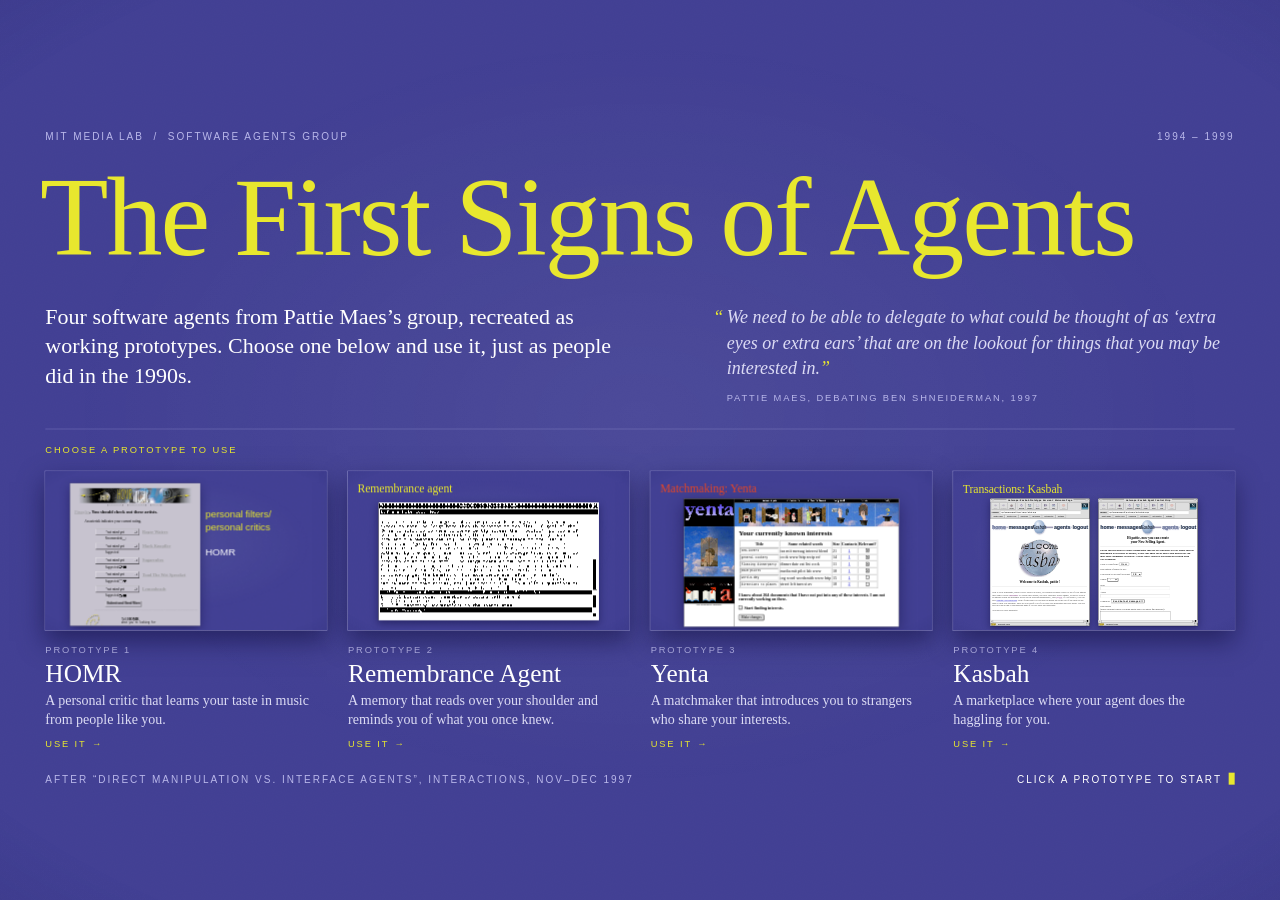
<file: index.html>
<!doctype html>
<html lang="en">
<head>
<meta charset="utf-8">
<title>The First Signs of Agents</title>
<meta name="viewport" content="width=device-width, initial-scale=1">
<link rel="stylesheet" href="css/shell.css">
<style>
  .kicker { left: 68px; top: 60px; }
  .years { right: 68px; top: 60px; }
  .kicker, .years, .foot { font: 500 15px/20px var(--sans); letter-spacing: 0.2em; text-transform: uppercase; color: var(--lilac); white-space: nowrap; }

  h1.deck-title {
    left: 60px; top: 112px; margin: 0;
    font: 400 168px/0.94 var(--serif); letter-spacing: -0.018em; color: var(--yellow); white-space: nowrap;
  }
  .lede { left: 68px; top: 318px; width: 860px; font: 400 33px/44px var(--serif); color: #fff; margin: 0; }

  .quote { left: 1090px; top: 322px; width: 762px; margin: 0; }
  .quote p { margin: 0; font: italic 400 27px/38px var(--serif); color: #dcdbf4; }
  .quote p::before { content: "\201C"; position: absolute; left: -20px; color: var(--yellow); }
  .quote p::after { content: "\201D"; color: var(--yellow); }
  .quote cite { display: block; margin-top: 16px; font: 500 14px/20px var(--sans); letter-spacing: 0.2em; text-transform: uppercase; font-style: normal; color: var(--lilac); }

  .rule { left: 68px; right: 68px; top: 508px; height: 1px; background: rgba(185, 183, 234, 0.35); }
  .sorter-label { left: 68px; top: 530px; font: 500 14px/20px var(--sans); letter-spacing: 0.2em; text-transform: uppercase; color: var(--yellow); }

  .protos { left: 68px; top: 572px; width: 1784px; display: flex; gap: 32px; }
  a.proto { display: block; width: 422px; text-decoration: none; color: #fff; cursor: pointer; }
  a.proto .frame {
    display: block; position: relative; width: 422px; height: 238px; background: var(--indigo); overflow: hidden;
    outline: 1px solid rgba(185, 183, 234, 0.55); outline-offset: 0;
    box-shadow: 0 16px 36px rgba(10, 8, 50, 0.5);
    transition: transform 0.18s ease, outline-color 0.18s ease, box-shadow 0.18s ease;
  }
  a.proto iframe { position: absolute; inset: 0; width: 422px; height: 238px; border: 0; pointer-events: none; background: var(--indigo); }
  a.proto:hover .frame { transform: translateY(-8px); outline: 3px solid var(--yellow); box-shadow: 0 26px 46px rgba(10, 8, 50, 0.6); }
  a.proto .num { display: block; margin: 20px 0 4px; font: 500 14px/20px var(--sans); letter-spacing: 0.2em; text-transform: uppercase; color: var(--lilac); transition: color 0.18s; }
  a.proto:hover .num { color: var(--yellow); }
  a.proto .name { display: block; font: 400 38px/42px var(--serif); color: #fff; }
  a.proto .what { display: block; margin-top: 6px; font: 400 21px/28px var(--serif); color: #dcdbf4; }
  a.proto .use { display: inline-block; margin-top: 12px; font: 500 14px/20px var(--sans); letter-spacing: 0.2em; text-transform: uppercase; color: var(--yellow); }
  a.proto .use span { display: inline-block; margin-left: 8px; transition: transform 0.18s; }
  a.proto:hover .use span { transform: translateX(6px); }

  .foot { left: 68px; right: 68px; top: 1024px; display: flex; justify-content: space-between; }
  .foot .go { color: #fff; }
  .foot .go::after { content: ""; display: inline-block; width: 9px; height: 18px; margin-left: 10px; background: var(--yellow); vertical-align: -3px; animation: blink 1.1s steps(1) infinite; }
  @keyframes blink { 50% { opacity: 0; } }
</style>
</head>
<body>
<div id="stage">
  <div class="kicker">MIT Media Lab &nbsp;/&nbsp; Software Agents Group</div>
  <div class="years">1994 &ndash; 1999</div>

  <h1 class="deck-title">The First Signs of Agents</h1>
  <p class="lede">Four software agents from Pattie Maes&rsquo;s group, recreated as working prototypes. Choose one below and use it, just as people did in the 1990s.</p>

  <blockquote class="quote">
    <p>We need to be able to delegate to what could be thought of as &lsquo;extra eyes or extra ears&rsquo; that are on the lookout for things that you may be interested in.</p>
    <cite>Pattie Maes, debating Ben Shneiderman, 1997</cite>
  </blockquote>

  <div class="rule"></div>
  <div class="sorter-label">Choose a prototype to use</div>

  <div class="protos">
    <a class="proto" href="homr.html">
      <span class="frame"><iframe src="homr.html?thumb" tabindex="-1" scrolling="no" title="HOMR"></iframe></span>
      <span class="num">Prototype 1</span>
      <span class="name">HOMR</span>
      <span class="what">A personal critic that learns your taste in music from people like you.</span>
      <span class="use">Use it<span>&rarr;</span></span>
    </a>
    <a class="proto" href="remembrance.html">
      <span class="frame"><iframe src="remembrance.html?thumb" tabindex="-1" scrolling="no" title="Remembrance Agent"></iframe></span>
      <span class="num">Prototype 2</span>
      <span class="name">Remembrance Agent</span>
      <span class="what">A memory that reads over your shoulder and reminds you of what you once knew.</span>
      <span class="use">Use it<span>&rarr;</span></span>
    </a>
    <a class="proto" href="yenta.html">
      <span class="frame"><iframe src="yenta.html?thumb" tabindex="-1" scrolling="no" title="Yenta"></iframe></span>
      <span class="num">Prototype 3</span>
      <span class="name">Yenta</span>
      <span class="what">A matchmaker that introduces you to strangers who share your interests.</span>
      <span class="use">Use it<span>&rarr;</span></span>
    </a>
    <a class="proto" href="kasbah.html">
      <span class="frame"><iframe src="kasbah.html?thumb" tabindex="-1" scrolling="no" title="Kasbah"></iframe></span>
      <span class="num">Prototype 4</span>
      <span class="name">Kasbah</span>
      <span class="what">A marketplace where your agent does the haggling for you.</span>
      <span class="use">Use it<span>&rarr;</span></span>
    </a>
  </div>

  <div class="foot">
    <span>After &ldquo;Direct Manipulation vs. Interface Agents&rdquo;, <i style="font-style:normal">interactions</i>, Nov&ndash;Dec 1997</span>
    <span class="go">Click a prototype to start</span>
  </div>
</div>
<script src="js/shell.js"></script>
<script>
  // 1-4 on the keyboard open the prototypes too.
  window.addEventListener('keydown', function (e) {
    var a = document.querySelectorAll('a.proto')[+e.key - 1];
    if (a && !e.metaKey && !e.ctrlKey) location.href = a.getAttribute('href');
  });
</script>
</body>
</html>
</file>
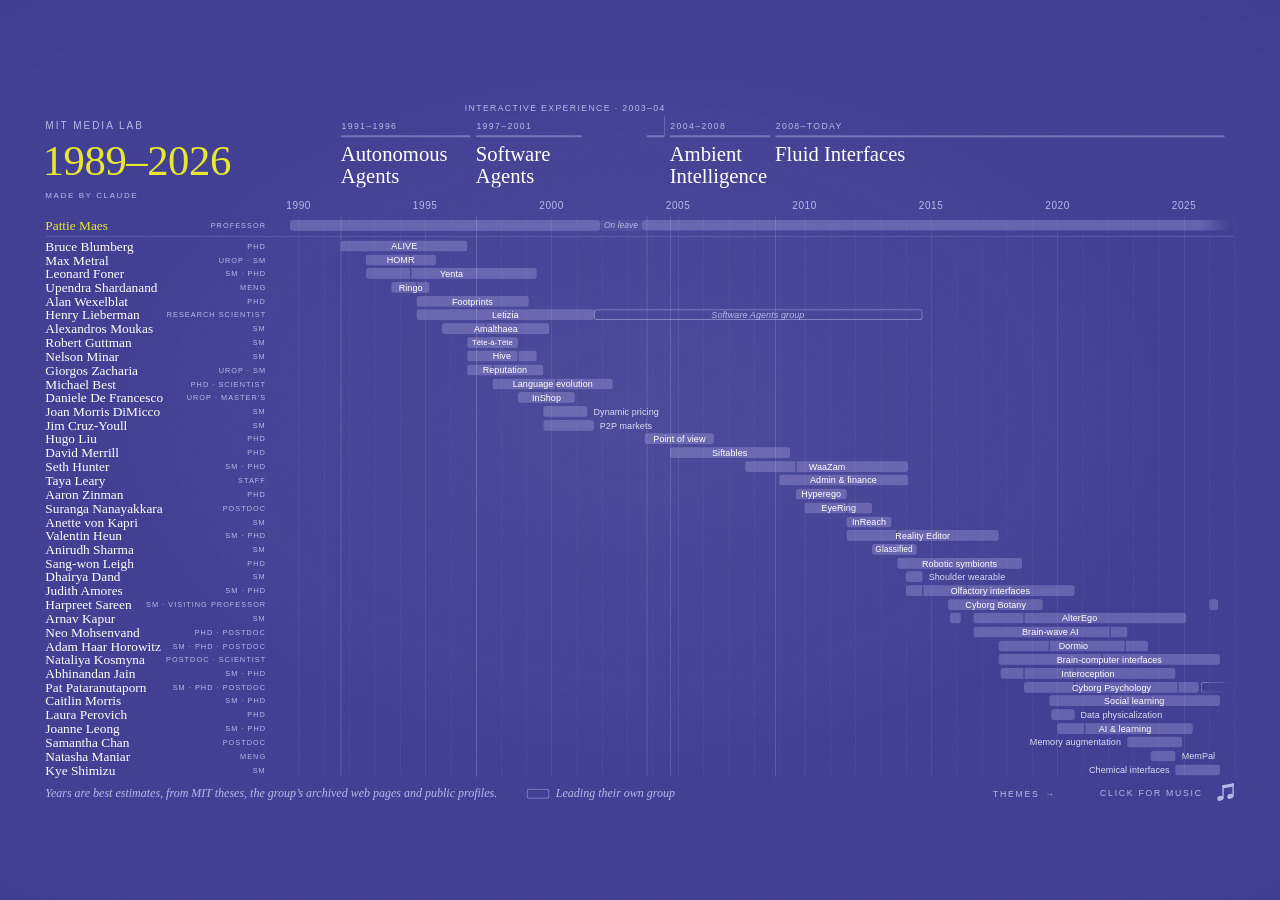
<file: group.html>
<!doctype html>
<html lang="en">
<head>
<meta charset="utf-8">
<title>Pattie Maes and Her Group</title>
<meta name="viewport" content="width=device-width, initial-scale=1">
<link rel="stylesheet" href="css/shell.css">
<link rel="stylesheet" href="css/group.css">
</head>
<body>
<div id="stage">
  <div class="gp-kicker">MIT Media Lab</div>
  <div class="gp-credit">Made by Claude</div>
  <h1 class="gp-range">1989&ndash;2026</h1>
  <div class="gp-foot">Years are best estimates, from MIT theses, the group&rsquo;s archived web pages and public profiles.<span class="gp-key"><i></i>Leading their own group</span></div>
</div>
<script src="js/group-data.js"></script>
<script src="js/group.js"></script>
</body>
</html>
</file>
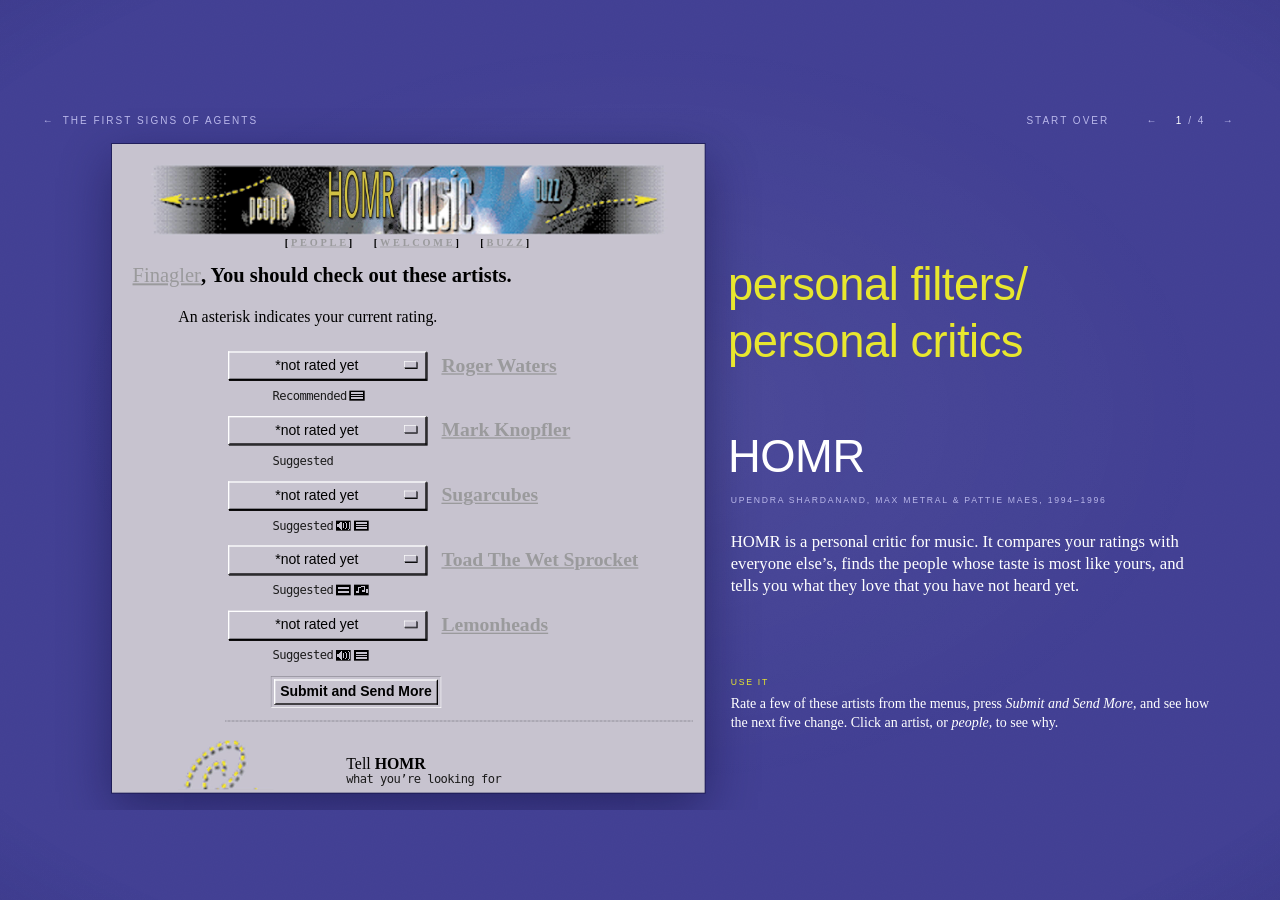
<file: homr.html>
<!doctype html>
<html lang="en">
<head>
<meta charset="utf-8">
<title>HOMR — The First Signs of Agents</title>
<meta name="viewport" content="width=device-width, initial-scale=1">
<link rel="stylesheet" href="css/shell.css">
<link rel="stylesheet" href="css/homr.css">
</head>
<body>
<div id="stage">
  <div id="ff" class="ff screen"></div>

  <div class="ff-side">
    <div class="t1">personal filters/<br>personal critics</div>
    <div class="t2">HOMR</div>
  </div>
  <div class="page-credit ff-credit">Upendra Shardanand, Max Metral &amp; Pattie Maes, 1994&ndash;1996</div>
  <p class="page-about ff-about">HOMR is a personal critic for music. It compares your ratings with everyone else&rsquo;s, finds the people whose taste is most like yours, and tells you what they love that you have not heard yet.</p>
  <div class="page-hint ff-hint"><span class="label">Use it</span>Rate a few of these artists from the menus, press <em>Submit and Send More</em>, and see how the next five change. Click an artist, or <em>people</em>, to see why.</div>
</div>
<script src="js/shell.js"></script>
<script src="js/homr.js"></script>
</body>
</html>
</file>
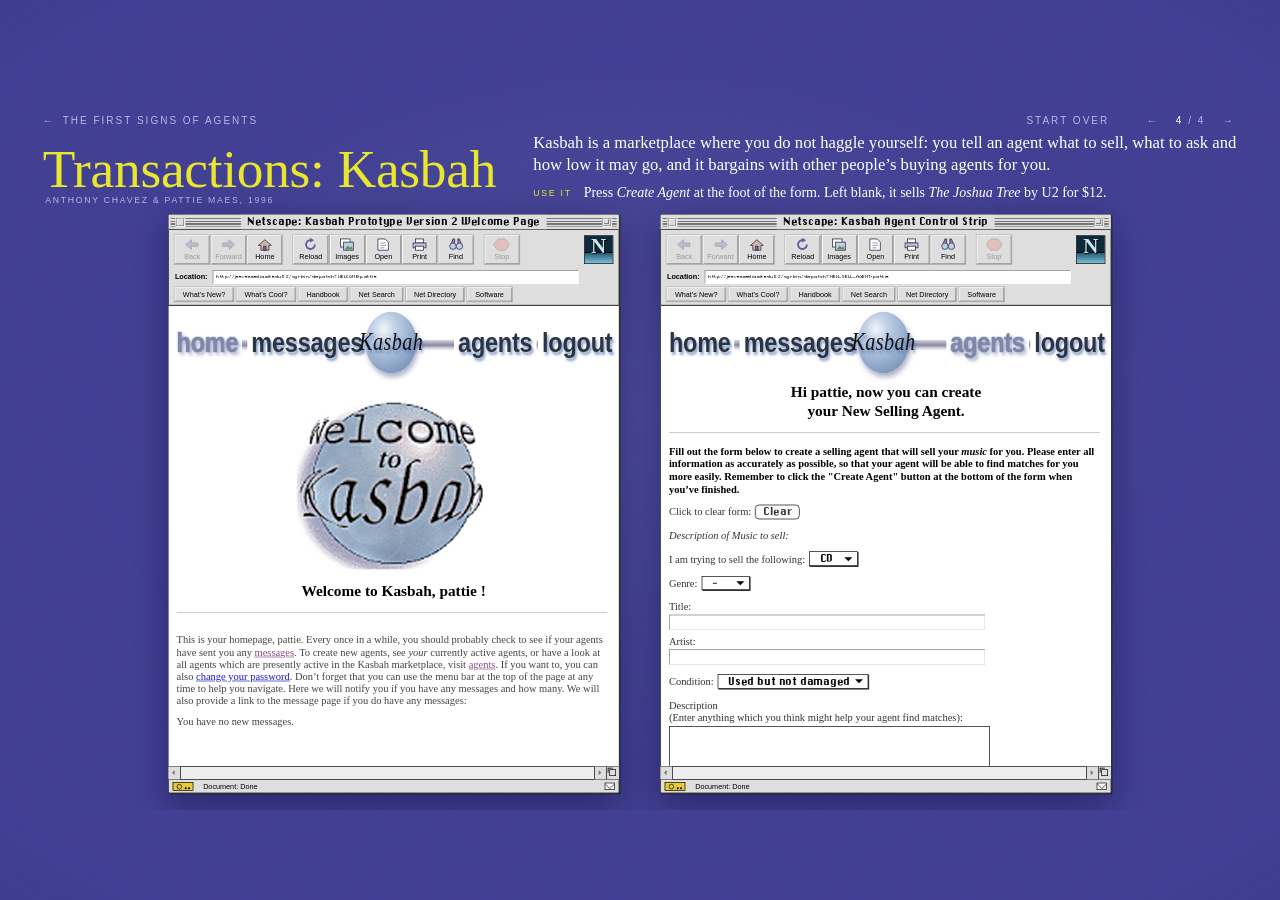
<file: kasbah.html>
<!doctype html>
<html lang="en">
<head>
<meta charset="utf-8">
<title>Kasbah — The First Signs of Agents</title>
<meta name="viewport" content="width=device-width, initial-scale=1">
<link rel="stylesheet" href="css/shell.css">
<link rel="stylesheet" href="css/kasbah.css">
</head>
<body>
<div id="stage">
  <h1 class="page-title kb-title">Transactions: Kasbah</h1>
  <div class="page-credit kb-credit">Anthony Chavez &amp; Pattie Maes, 1996</div>
  <p class="page-about kb-about">Kasbah is a marketplace where you do not haggle yourself: you tell an agent what to sell, what to ask and how low it may go, and it bargains with other people&rsquo;s buying agents for you.</p>

  <div id="ns-left" class="ns"></div>
  <div id="ns-right" class="ns"></div>

  <div class="page-hint kb-hint"><span class="label">Use it</span>Press <em>Create Agent</em> at the foot of the form. Left blank, it sells <em>The Joshua Tree</em> by U2 for $12.</div>
</div>
<script src="js/shell.js"></script>
<script src="js/kasbah.js"></script>
</body>
</html>
</file>
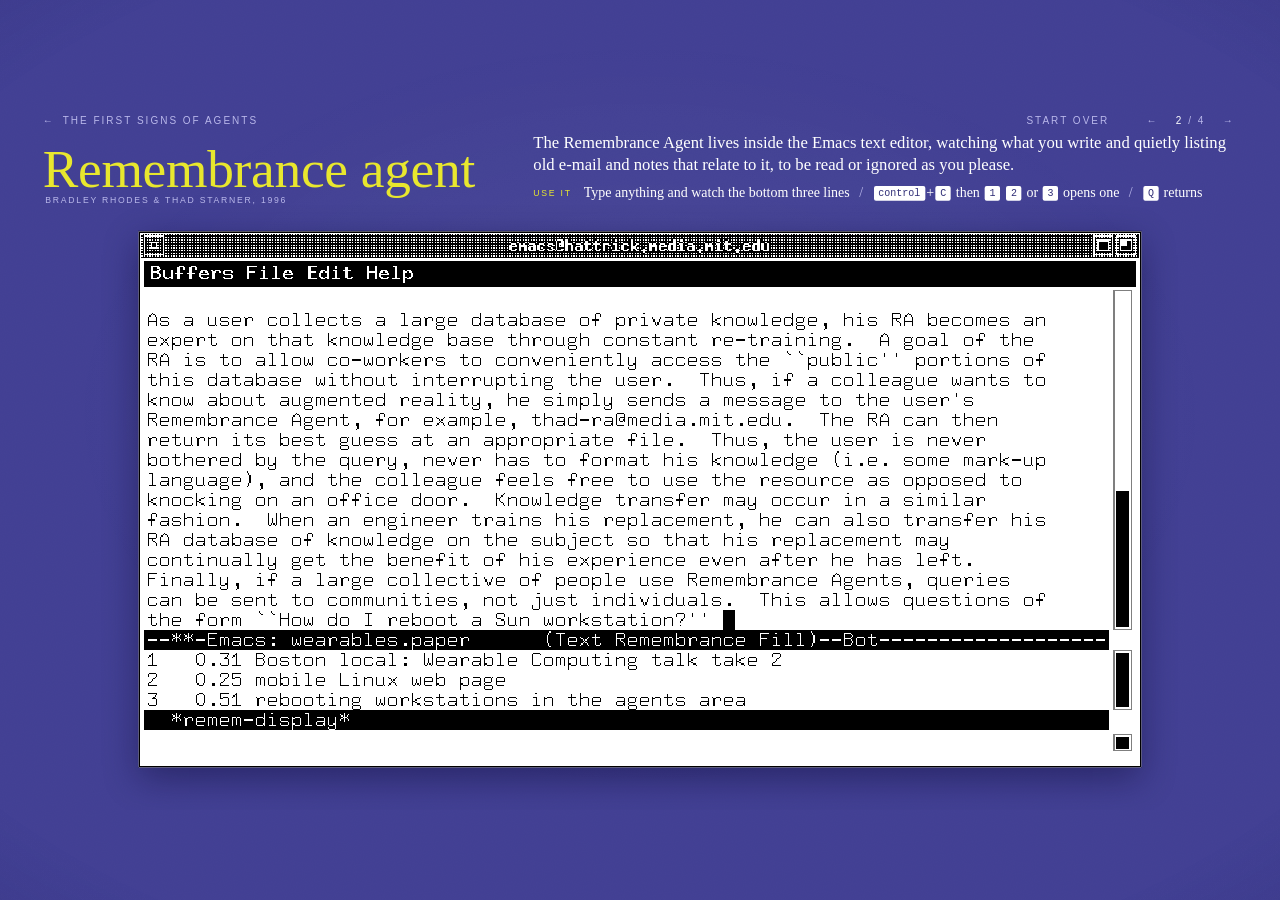
<file: remembrance.html>
<!doctype html>
<html lang="en">
<head>
<meta charset="utf-8">
<title>Remembrance Agent — The First Signs of Agents</title>
<meta name="viewport" content="width=device-width, initial-scale=1">
<link rel="stylesheet" href="css/shell.css">
<style>
  #emacs { left: 208px; top: 212px; width: 1504px; height: 804px; image-rendering: pixelated; background: #fff; }
  .page-title { left: 64px; top: 78px; }
  .page-about { left: 800px; top: 62px; width: 1056px; }
  .page-hint { left: 800px; top: 140px; }
  .page-credit { left: 68px; top: 156px; }
</style>
</head>
<body>
<div id="stage">
  <h1 class="page-title">Remembrance agent</h1>
  <p class="page-about">The Remembrance Agent lives inside the Emacs text editor, watching what you write and quietly listing old e-mail and notes that relate to it, to be read or ignored as you please.</p>
  <canvas id="emacs" class="screen"></canvas>
  <div class="page-hint"><span class="label">Use it</span>Type anything and watch the bottom three lines<span class="sep">/</span><kbd>control</kbd>+<kbd>C</kbd> then <kbd>1</kbd> <kbd>2</kbd> or <kbd>3</kbd> opens one<span class="sep">/</span><kbd>Q</kbd> returns</div>
  <div class="page-credit">Bradley Rhodes &amp; Thad Starner, 1996</div>
</div>
<script src="js/shell.js"></script>
<script src="js/xfonts.js"></script>
<script src="js/ra-corpus.js"></script>
<script src="js/remembrance.js"></script>
</body>
</html>
</file>
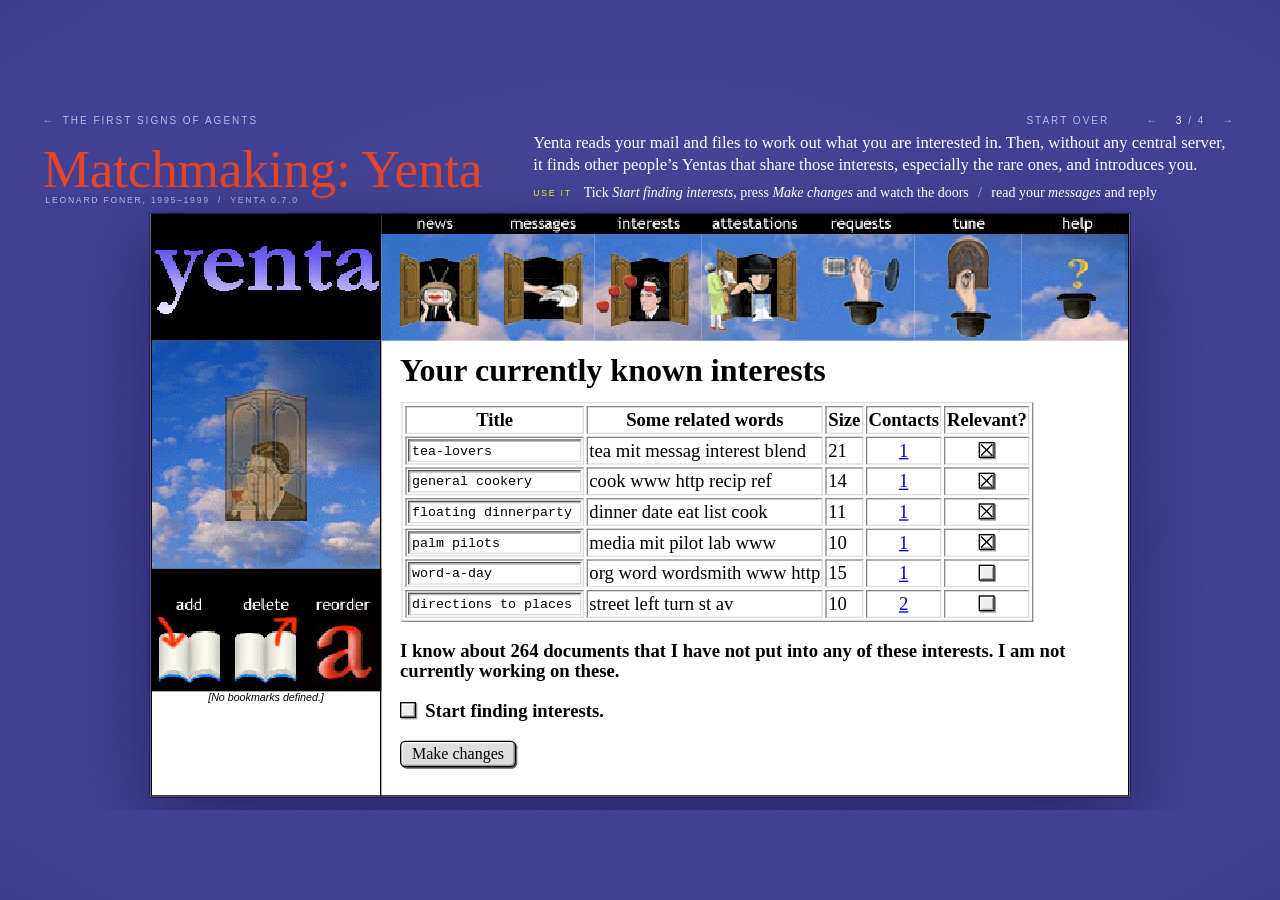
<file: yenta.html>
<!doctype html>
<html lang="en">
<head>
<meta charset="utf-8">
<title>Yenta — The First Signs of Agents</title>
<meta name="viewport" content="width=device-width, initial-scale=1">
<link rel="stylesheet" href="css/shell.css">
<link rel="stylesheet" href="css/yenta.css">
</head>
<body>
<div id="stage">
  <h1 class="page-title red yn-title">Matchmaking: Yenta</h1>
  <div class="page-credit yn-credit">Leonard Foner, 1995&ndash;1999 &nbsp;/&nbsp; Yenta 0.7.0</div>
  <p class="page-about yn-about">Yenta reads your mail and files to work out what you are interested in. Then, without any central server, it finds other people&rsquo;s Yentas that share those interests, especially the rare ones, and introduces you.</p>

  <div id="yenta" class="yn screen"></div>

  <div class="page-hint yn-hint"><span class="label">Use it</span>Tick <em>Start finding interests</em>, press <em>Make changes</em> and watch the doors<span class="sep">/</span>read your <em>messages</em> and reply</div>
</div>
<script src="js/shell.js"></script>
<script src="js/yenta.js"></script>
</body>
</html>
</file>
<file: css/shell.css>
/* The Original Agents — shared page shell.
   Every screen is a 1920x1080 stage in the deep indigo of the 1997 talk
   slides; shell.js scales it to fit whatever monitor it is shown on. */

@font-face { font-family: "ChicagoFLF"; src: url("../assets/fonts/ChicagoFLF.woff2") format("woff2"); }
@font-face { font-family: "Monaco9"; src: url("../assets/fonts/monaco.woff2") format("woff2"); }

:root {
  --indigo: #413f92;
  --indigo-deep: #2f2d76;
  --yellow: #e8e72e;
  --red: #e44627;
  --paper: #ffffff;
  --lilac: #b9b7ea;
  --serif: "Times New Roman", Times, serif;
  --sans: "Helvetica Neue", Helvetica, Arial, sans-serif;
}

* { box-sizing: border-box; }

html, body {
  margin: 0;
  height: 100%;
  background: var(--indigo);
  overflow: hidden;
  cursor: default;
  -webkit-user-select: none;
  user-select: none;
  -webkit-font-smoothing: antialiased;
}

#stage {
  position: absolute;
  left: 0;
  top: 0;
  width: 1920px;
  height: 1080px;
  transform-origin: 0 0;
  overflow: hidden;
  z-index: 1;
  visibility: hidden; /* shown by shell.js once scaled */
}

/* A projected 35mm slide is never perfectly flat: faint falloff and grain.
   Both cover the whole window, so a screen that is not 16:9 shows no seam. */
body::before {
  content: "";
  position: fixed;
  inset: 0;
  z-index: 0;
  background:
    radial-gradient(ellipse 75% 70% at 50% 46%, rgba(255, 255, 255, 0.055), rgba(0, 0, 0, 0) 60%),
    radial-gradient(ellipse 120% 110% at 50% 50%, rgba(0, 0, 0, 0) 55%, rgba(14, 12, 60, 0.42) 100%);
  pointer-events: none;
}
body::after {
  content: "";
  position: fixed;
  inset: 0;
  z-index: 0;
  background-image: url("data:image/svg+xml;utf8,<svg xmlns='http://www.w3.org/2000/svg' width='240' height='240'><filter id='n'><feTurbulence type='fractalNoise' baseFrequency='0.9' numOctaves='2' stitchTiles='stitch'/><feColorMatrix values='0 0 0 0 1  0 0 0 0 1  0 0 0 0 1  0 0 0 0.5 0'/></filter><rect width='240' height='240' filter='url(%23n)'/></svg>");
  opacity: 0.07;
  mix-blend-mode: overlay;
  pointer-events: none;
}
#stage > * { position: absolute; }

/* ---------- deck furniture ---------- */

.deck-back,
.deck-count {
  top: 30px;
  font: 500 15px/20px var(--sans);
  letter-spacing: 0.2em;
  text-transform: uppercase;
  color: var(--lilac);
  text-decoration: none;
  white-space: nowrap;
}
.deck-back { left: 64px; padding: 6px 0; cursor: pointer; transition: color 0.15s; }
.deck-back .arrow { display: inline-block; margin-right: 12px; transition: transform 0.15s; }
.deck-back:hover { color: var(--yellow); }
.deck-back:hover .arrow { transform: translateX(-5px); }

.deck-count { right: 64px; padding: 6px 0; display: flex; gap: 22px; align-items: center; }
.deck-count a { color: var(--lilac); text-decoration: none; cursor: pointer; padding: 0 4px; transition: color 0.15s; }
.deck-count a:hover { color: var(--yellow); }
.deck-count .n { color: #fff; }
.deck-count .again { margin-right: 26px; }

.page-title {
  font-family: var(--serif);
  font-weight: 400;
  font-size: 80px;
  line-height: 1;
  color: var(--yellow);
  margin: 0;
  white-space: nowrap;
  letter-spacing: -0.005em;
}
.page-title.red { color: var(--red); }

.page-about {
  font: 400 25px/33px var(--serif);
  color: #fff;
  margin: 0;
}
.page-about em { font-style: italic; color: var(--yellow); }

.page-credit {
  font: 500 13px/18px var(--sans);
  letter-spacing: 0.2em;
  text-transform: uppercase;
  color: var(--lilac);
  white-space: nowrap;
}

.page-hint {
  font: 400 21px/28px var(--serif);
  color: #fff;
  white-space: nowrap;
}
.page-hint .label {
  font: 500 13px/18px var(--sans);
  letter-spacing: 0.2em;
  text-transform: uppercase;
  color: var(--yellow);
  margin-right: 18px;
  vertical-align: 2px;
}
.page-hint kbd {
  font: 400 15px/1 "Monaco", "Courier New", monospace;
  color: var(--indigo-deep);
  background: #fff;
  border-radius: 3px;
  padding: 3px 7px 2px;
  margin: 0 2px;
  vertical-align: 2px;
}
.page-hint .sep { color: var(--lilac); margin: 0 14px; }

/* The recreated screen sits on the page like the pasted screenshot did on the slide. */
.screen {
  box-shadow: 0 0 0 1px rgba(10, 8, 50, 0.55), 0 18px 50px rgba(10, 8, 50, 0.45);
}

/* ---------- thumbnail mode (live previews on the start page) ---------- */
html.thumb .deck-back,
html.thumb .deck-count,
html.thumb .page-hint,
html.thumb .page-credit,
html.thumb .page-about { display: none; }
html.thumb, html.thumb body { pointer-events: none; }

/* ---------- idle veil ---------- */
#idle-veil {
  position: absolute;
  inset: 0;
  z-index: 50;
  display: none;
  align-items: flex-end;
  justify-content: center;
  padding-bottom: 20px;
  pointer-events: none;
}
#idle-veil.on { display: flex; }
#idle-veil span {
  font: 500 13px/18px var(--sans);
  letter-spacing: 0.2em;
  text-transform: uppercase;
  color: var(--indigo-deep);
  background: var(--yellow);
  padding: 8px 18px;
  border-radius: 2px;
}
</file>
<file: css/group.css>
/* Pattie Maes's group, 1989 to now: a timeline for the alumni event.
   One row per person, years running left to right. A yellow line walks
   through the years on its own, lighting up whoever was in the group then.
   Positions are on the 1920x1080 stage; js/group.js places the marks. */

.gp-kicker {
  left: 68px;
  top: 44px;
  font: 500 15px/20px var(--sans);
  letter-spacing: 0.2em;
  text-transform: uppercase;
  color: var(--lilac);
  white-space: nowrap;
}
.gp-credit {
  left: 68px;
  top: 150px;
  font: 500 12px/16px var(--sans);
  letter-spacing: 0.2em;
  text-transform: uppercase;
  color: var(--lilac);
  white-space: nowrap;
}
.gp-range {
  left: 64px;
  top: 74px;
  margin: 0;
  font: 400 64px/64px var(--serif);
  letter-spacing: -0.01em;
  color: var(--yellow);
  white-space: nowrap;
}

/* ---------- the group's names, along the top ---------- */
.gp-era { position: absolute; }
.gp-era .yr {
  position: absolute;
  left: 1px;
  top: 0;
  font: 500 13px/20px var(--sans);
  letter-spacing: 0.16em;
  text-transform: uppercase;
  color: var(--lilac);
  white-space: nowrap;
  font-variant-numeric: tabular-nums;
}
.gp-era .rule {
  position: absolute;
  left: 0;
  right: 0;
  top: 24px;
  height: 3px;
  border-radius: 2px;
  background: rgba(185, 183, 234, 0.45);
  transition: background-color 0.6s;
}
.gp-era .nm {
  position: absolute;
  left: 0;
  top: 35px;
  font: 400 32px/34px var(--serif);
  color: #fff;
  white-space: nowrap;
  transition: color 0.6s, opacity 0.6s;
}
.gp-era .nm.wrap { white-space: normal; }
.gp-era.tight .nm { display: none; }
.gp-era.tight .yr { left: auto; right: -2px; top: -26px; transition: color 0.6s; }
.gp-era .leader { position: absolute; right: 0; top: -5px; width: 1px; height: 29px; background: rgba(185, 183, 234, 0.45); }
.gp.sweeping .gp-era.tight.on .yr { color: var(--yellow); }
.gp.sweeping .gp-era .nm { opacity: 0.5; }
.gp.sweeping .gp-era.on .nm { opacity: 1; color: var(--yellow); }
.gp.sweeping .gp-era.on .rule { background: var(--yellow); }

/* ---------- year axis and grid ---------- */
.gp-grid { position: absolute; top: 0; width: 1px; background: rgba(255, 255, 255, 0.05); }
.gp-grid.major { background: rgba(255, 255, 255, 0.1); }
.gp-grid.era { background: rgba(185, 183, 234, 0.34); }
.gp-year {
  position: absolute;
  transform: translateX(-50%);
  font: 500 15px/20px var(--sans);
  letter-spacing: 0.06em;
  color: var(--lilac);
  font-variant-numeric: tabular-nums;
  white-space: nowrap;
  transition: opacity 0.3s;
}

/* ---------- rows ---------- */
.gp-name {
  position: absolute;
  left: 68px;
  font: 400 20px/24px var(--serif);
  color: #fff;
  white-space: nowrap;
  transition: opacity 0.5s, color 0.5s;
}
.gp-role {
  position: absolute;
  font: 500 11px/24px var(--sans);
  letter-spacing: 0.14em;
  text-transform: uppercase;
  color: var(--lilac);
  white-space: nowrap;
  transition: opacity 0.5s;
}
.gp-row.pi .gp-name { color: var(--yellow); }

.gp-bar {
  position: absolute;
  border-radius: 4px;
  background: rgba(185, 183, 234, 0.3);
  transform-origin: 0 50%;
  transition: background-color 0.45s;
}
/* still going today: the bar fades out instead of ending */
.gp-bar.open { border-radius: 4px 0 0 4px; -webkit-mask-image: linear-gradient(to right, #000 calc(100% - 46px), transparent); mask-image: linear-gradient(to right, #000 calc(100% - 46px), transparent); }
/* time at the Media Lab leading a group of one's own: an outline, never lit */
.gp-bar.own { background: none; box-shadow: inset 0 0 0 1.5px rgba(185, 183, 234, 0.55); }
/* time on leave: the faintest of fills, never lit */
.gp-bar.leave { background: rgba(185, 183, 234, 0.1); }
.gp-bar .join { position: absolute; top: 0; bottom: 0; width: 2px; background: rgba(47, 45, 118, 0.5); }
.gp-word {
  position: absolute;
  font: 500 13.5px/17px var(--sans);
  letter-spacing: 0.01em;
  color: #fff;
  white-space: nowrap;
  transition: color 0.45s, opacity 0.5s;
}
.gp-word.out { color: #dcdbf4; }
.gp-word.quiet { font-weight: 400; font-style: italic; color: var(--lilac); }

/* While the line walks through the years, the people who were in the group
   that year light up and everyone else steps back. */
.gp.sweeping .gp-row .gp-name,
.gp.sweeping .gp-row .gp-word.out { opacity: 0.42; }
.gp.sweeping .gp-row .gp-role { opacity: 0.4; }
.gp.sweeping .gp-row .gp-bar { background: rgba(185, 183, 234, 0.2); }
.gp.sweeping .gp-row .gp-bar.own { background: none; }
.gp.sweeping .gp-row .gp-bar.leave { background: rgba(185, 183, 234, 0.1); }
.gp.sweeping .gp-row.on .gp-name,
.gp.sweeping .gp-row.on .gp-word.out { opacity: 1; }
.gp.sweeping .gp-row.on .gp-role { opacity: 1; }
.gp.sweeping .gp-row .gp-bar.on { background: var(--yellow); }
.gp.sweeping .gp-row .gp-word.on { color: var(--indigo-deep); }

.gp-sep { position: absolute; left: 68px; right: 68px; height: 1px; background: rgba(185, 183, 234, 0.28); }

/* ---------- the walking line ---------- */
.gp-head {
  position: absolute;
  left: 0;
  top: 0;
  width: 0;
  opacity: 0;
  transition: opacity 0.8s;
  will-change: transform;
}
.gp-head.on { opacity: 1; }
.gp-head .line { position: absolute; left: -1px; width: 2px; background: var(--yellow); }
.gp-head .tag {
  position: absolute;
  transform: translateX(-50%);
  padding: 0 9px;
  border-radius: 3px;
  background: var(--yellow);
  font: 700 16px/26px var(--sans);
  letter-spacing: 0.04em;
  color: var(--indigo-deep);
  font-variant-numeric: tabular-nums;
}

/* ---------- along the foot ---------- */
.gp-foot {
  left: 68px;
  top: 1044px;
  font: italic 400 18px/22px var(--serif);
  color: var(--lilac);
  white-space: nowrap;
}
.gp-key { margin-left: 44px; }
.gp-key i {
  display: inline-block;
  width: 34px;
  height: 15px;
  margin-right: 10px;
  vertical-align: -2px;
  border-radius: 4px;
  box-shadow: inset 0 0 0 1.5px rgba(185, 183, 234, 0.55);
}

/* the button that jumps between the timeline and the themes page */
.gp-switch {
  right: 336px;
  top: 1040px;
  padding: 6px 0;
  border: 0;
  background: none;
  cursor: pointer;
  font: 500 13px/20px var(--sans);
  letter-spacing: 0.2em;
  text-transform: uppercase;
  color: var(--lilac);
  white-space: nowrap;
  transition: color 0.2s;
}
.gp-switch:hover { color: var(--yellow); }

.gp-music {
  right: 58px;
  top: 1030px;
  width: 48px;
  height: 48px;
  padding: 0;
  border: 0;
  background: none;
  cursor: pointer;
  color: var(--yellow);
  transition: color 0.3s, opacity 0.3s;
}
.gp-music svg { display: block; width: 48px; height: 48px; }
.gp-music .slash { opacity: 0; transition: opacity 0.3s; }
.gp-music.off { color: var(--lilac); opacity: 0.6; }
.gp-music.off .slash { opacity: 1; }
.gp-music.waiting { color: var(--lilac); }
.gp-music-hint {
  right: 116px;
  top: 1043px;
  padding-left: 40px;
  background: var(--indigo);
  font: 500 13px/24px var(--sans);
  letter-spacing: 0.2em;
  text-transform: uppercase;
  color: var(--lilac);
  white-space: nowrap;
  opacity: 0;
  transition: opacity 0.4s;
}
.gp-music-hint.on { opacity: 1; }

/* ---------- coming in ---------- */
.gp .gp-bar { transform: scaleX(0); transition: transform 1.1s cubic-bezier(0.2, 0.7, 0.2, 1), background-color 0.45s; }
.gp .gp-name, .gp .gp-role, .gp .gp-word, .gp-era, .gp-year, .gp-sep, .gp-grid { opacity: 0; }
.gp.in .gp-bar { transform: scaleX(1); }
.gp.in .gp-name, .gp.in .gp-role, .gp.in .gp-word, .gp.in .gp-era, .gp.in .gp-sep, .gp.in .gp-grid, .gp.in .gp-year { opacity: 1; }
.gp.in .gp-era, .gp.in .gp-grid, .gp.in .gp-sep { transition: opacity 1.2s; }

.gp.snap, .gp.snap *, #stage.snap * { transition: none !important; }

/* ---------- the themes page, which takes the timeline's place for a while ---------- */
.gp, .gp-range, .gp-foot { transition: opacity 1.2s ease; }
#stage.themes .gp, #stage.themes .gp-range, #stage.themes .gp-foot { opacity: 0; }
.gt { opacity: 0; visibility: hidden; transition: opacity 1.2s ease, visibility 0s 1.2s; }
#stage.themes .gt { opacity: 1; visibility: visible; transition: opacity 1.2s ease 0.4s, visibility 0s; }
.gt > * { position: absolute; }
.gt-title {
  left: 64px;
  top: 74px;
  margin: 0;
  font: 400 64px/64px var(--serif);
  letter-spacing: -0.01em;
  color: var(--yellow);
  white-space: nowrap;
}
.gt-lede {
  left: 432px;
  top: 88px;
  width: 980px;
  margin: 0;
  font: italic 400 25px/34px var(--serif);
  color: #dcdbf4;
}
.gt-col {
  opacity: 0;
  transform: translateY(16px);
  transition: opacity 0.9s ease, transform 0.9s cubic-bezier(0.2, 0.7, 0.2, 1);
}
#stage.themes .gt-col { opacity: 1; transform: none; }
.gt-num {
  font: 500 13px/20px var(--sans);
  letter-spacing: 0.2em;
  color: var(--lilac);
  font-variant-numeric: tabular-nums;
}
.gt-rule {
  height: 3px;
  margin: 3px 0 12px;
  border-radius: 2px;
  background: rgba(185, 183, 234, 0.45);
  transition: background-color 0.8s;
}
.gt-name {
  margin: 0;
  min-height: 31px;
  font: 400 28px/31px var(--serif);
  color: #fff;
  transition: color 0.8s;
}
.gt-about {
  margin: 8px 0 0;
  min-height: 44px;
  font: italic 400 17px/22px var(--serif);
  color: var(--lilac);
}
.gt-people { list-style: none; margin: 14px 0 0; padding: 0; }
.gt-people li { margin: 0 0 6px; }
.gt-people .who { display: block; font: 400 21px/25px var(--serif); color: #fff; white-space: nowrap; }
.gt-people .what {
  display: block;
  font: 500 11px/16px var(--sans);
  letter-spacing: 0.12em;
  text-transform: uppercase;
  color: var(--lilac);
  white-space: nowrap;
  font-variant-numeric: tabular-nums;
}
.gt-col.on .gt-rule { background: var(--yellow); }
.gt-col.on .gt-name { color: var(--yellow); }
.gt-track {
  left: 68px;
  top: 1056px;
  width: 1180px;
  height: 2px;
  border-radius: 1px;
  background: rgba(185, 183, 234, 0.2);
  overflow: hidden;
}
.gt-track .fill { position: absolute; inset: 0; background: var(--yellow); transform: scaleX(0); transform-origin: 0 50%; }

/* Nobody is at the controls of an installation: hide the pointer until it moves. */
html.still, html.still * { cursor: none !important; }

@media (prefers-reduced-motion: reduce) {
  .gp .gp-bar, .gp .gp-name, .gp .gp-role, .gp .gp-word, .gp-era, .gp-year { transition: none !important; }
}
</file>
<file: css/homr.css>
/* HOMR, on the Firefly-era page from the 1997 figure, in Netscape on an X11 workstation
   (Motif widgets).
   Everything inside .ff is laid out in original screen pixels; the slide
   enlarges it with zoom. Measurements are taken from the 1997 figure. */

.ff {
  left: 120px;
  top: 58px;
  width: 635px;
  height: 695px;
  zoom: 1.4;
  background: #c7c3cf;
  overflow: hidden;
  font-family: Times, "Times New Roman", serif;
  color: #000;
  -webkit-font-smoothing: auto;
}
.ff .page { position: absolute; inset: 0; }
.ff a { color: #9a9a9c; text-decoration: underline; cursor: pointer; }
.ff a:hover { color: #6f6f78; }
.ff tt, .ff .tt { font: 13px/16px "Andale Mono", "Monaco", monospace; letter-spacing: -0.6px; color: #1a1a1a; }

/* masthead */
.ff .banner { position: absolute; left: 39px; top: 21px; width: 557px; height: 77px; display: block; }
.ff .banner-map a { position: absolute; top: 21px; height: 77px; }
.ff .nav {
  position: absolute; left: 0; right: 0; top: 99px; text-align: center;
  font: bold 11px/13px Times, serif; letter-spacing: 3px; color: #000; white-space: nowrap;
}
.ff .nav span { margin: 0 10px; }
.ff .nav a { font-weight: bold; }
.ff .nav a.here { color: #6f6f78; }

/* recommendation page */
.ff h2 { position: absolute; left: 22px; top: 127px; margin: 0; font: bold 22px/28px Times, serif; white-space: nowrap; }
.ff h2 a { font-weight: normal; }
.ff .note { position: absolute; left: 71px; top: 174px; font: 17px/22px Times, serif; white-space: nowrap; }
.ff .row { position: absolute; left: 0; right: 0; height: 69px; }
.ff .row .motif-opt { position: absolute; left: 124px; top: 0; }
.ff .row .artist { position: absolute; left: 353px; top: 2px; font: bold 21px/26px Times, serif; white-space: nowrap; }
.ff .row .why { position: absolute; left: 172px; top: 40px; white-space: nowrap; }
.ff .ico { display: inline-block; width: 16px; height: 11px; margin-left: 3px; vertical-align: -1px; image-rendering: pixelated; }
.ff .send { position: absolute; left: 170px; top: 570px; }
.ff .dots { position: absolute; left: 119px; top: 618px; width: 503px; border-top: 1px dotted #4a4a52; }
.ff .spiral { position: absolute; left: 71px; top: 639px; width: 102px; }
.ff .tell { position: absolute; left: 251px; top: 655px; font: 17px/18px Times, serif; white-space: nowrap; }
.ff .tell .tt { display: block; }

/* Motif option menu */
.motif-opt {
  display: inline-block; position: relative; width: 213px; height: 31px; padding: 0 30px 0 8px;
  background: #c7c3cf;
  border: 2px solid; border-color: #fff #000 #000 #fff;
  box-shadow: 1px 1px 0 #000;
  font: 500 15px/27px "Helvetica Neue", Helvetica, Arial, sans-serif; color: #000;
  text-align: center; white-space: nowrap; overflow: hidden; cursor: default;
}
.motif-opt::after {
  content: ""; position: absolute; right: 9px; top: 9px; width: 12px; height: 6px;
  background: #c7c3cf; border: 1px solid; border-color: #fff #3c3c44 #3c3c44 #fff;
  box-shadow: 1px 1px 0 #000;
}
.motif-opt.open { border-color: #000 #fff #fff #000; box-shadow: none; }

.motif-menu {
  position: absolute; z-index: 20; background: #c7c3cf; padding: 2px 0;
  border: 2px solid; border-color: #fff #000 #000 #fff; box-shadow: 1px 1px 0 #000;
  font: 500 15px/23px "Helvetica Neue", Helvetica, Arial, sans-serif; color: #000; white-space: nowrap;
}
.motif-menu div { padding: 1px 16px 1px 12px; margin: 0 2px; border: 2px solid transparent; cursor: default; }
.motif-menu div:hover, .motif-menu div.armed { border-color: #fff #000 #000 #fff; }

/* Motif push button, drawn as the default button of the form */
.motif-btn {
  display: inline-block; padding: 3px; background: #c7c3cf;
  border: 1px solid; border-color: #8a8792 #fff #fff #8a8792;
  cursor: default;
}
.motif-btn span {
  display: block; padding: 0 5px; height: 27px;
  border: 2px solid; border-color: #fff #000 #000 #fff;
  font: bold 15px/23px "Helvetica Neue", Helvetica, Arial, sans-serif; color: #000; white-space: nowrap;
}
.motif-btn:active span { border-color: #000 #fff #fff #000; }

/* secondary pages share the masthead and a plain text column */
.ff .body { position: absolute; left: 44px; right: 44px; top: 174px; font: 17px/22px Times, serif; }
.ff .body p { margin: 0 0 13px; }
.ff .body .lead { margin-left: 27px; }
.ff .body ul { margin: 0 0 13px; padding-left: 44px; }
.ff .body li { margin-bottom: 3px; }
.ff .body .big { font: bold 21px/26px Times, serif; }
.ff .body .quote { margin: 0 0 9px 27px; font-style: italic; }
.ff .body .quote .tt { font-style: normal; margin-left: 6px; }
.ff .body .rate { display: flex; align-items: center; gap: 14px; margin: 4px 0 16px 27px; }
.ff .body table { border-collapse: collapse; margin: 0 0 12px 27px; }
.ff .body td { padding: 1px 16px 1px 0; vertical-align: baseline; white-space: nowrap; }
.ff .body td.n { text-align: right; padding-right: 10px; }
.ff .foot { position: absolute; left: 44px; bottom: 22px; font: 17px/22px Times, serif; }

/* ---------- the slide around it ---------- */
.ff-side { left: 1092px; top: 248px; width: 764px; }
.ff-side .t1 { font: 400 68px/86px Helvetica, Arial, sans-serif; color: var(--yellow); letter-spacing: -0.01em; }
.ff-side .t2 { font: 400 68px/86px Helvetica, Arial, sans-serif; color: #fff; letter-spacing: -0.01em; margin-top: 86px; }
.ff-about { left: 1096px; top: 660px; width: 720px; }
.ff-credit { left: 1096px; top: 606px; }
.ff-hint { left: 1096px; top: 880px; width: 720px; white-space: normal; }
.ff-hint .label { display: block; margin-bottom: 8px; }
</file>
<file: css/kasbah.css>
/* Kasbah, in two Netscape Navigator windows on a Macintosh (System 7.5),
   as on the "Transactions: Kasbah" slide. Laid out in original screen
   pixels and enlarged on the slide with zoom. */

.ns {
  top: 154px;           /* positions are in zoomed units: 154 x 1.21 = 186 on the slide */
  width: 560px;
  height: 718px;
  zoom: 1.21;
  display: flex;
  flex-direction: column;
  background: #dedede;
  border: 1px solid #000;
  box-shadow: 1px 1px 0 #000, 0 14px 40px rgba(10, 8, 50, 0.45);
  font: 12px/15px Geneva, "Helvetica Neue", sans-serif;
  color: #000;
  -webkit-font-smoothing: auto;
}
#ns-left { left: 208px; }
#ns-right { left: 818px; }

/* ----- System 7 title bar ----- */
.ns .titlebar {
  position: relative; height: 19px; flex: none;
  background: #dedede; border-bottom: 1px solid #000;
  display: flex; align-items: center; justify-content: center;
}
.ns .titlebar::before {
  content: ""; position: absolute; left: 3px; right: 3px; top: 4px; height: 11px;
  background: repeating-linear-gradient(to bottom, #777 0 1px, transparent 1px 2px);
}
.ns .titlebar .box {
  position: absolute; top: 4px; width: 11px; height: 11px; background: #dedede;
  border: 1px solid; border-color: #555 #fff #fff #555; box-shadow: 0 0 0 1px #dedede;
}
.ns .titlebar .box::after { content: ""; position: absolute; inset: 0; border: 1px solid; border-color: #fff #777 #777 #fff; }
.ns .titlebar .close { left: 9px; }
.ns .titlebar .zoom { right: 9px; }
.ns .titlebar .zoom::before { content: ""; position: absolute; left: 1px; top: 1px; width: 5px; height: 5px; border-right: 1px solid #555; border-bottom: 1px solid #555; z-index: 1; }
.ns .titlebar .title {
  position: relative; padding: 0 8px; background: #dedede;
  font: 12px/18px "ChicagoFLF", Geneva, sans-serif; white-space: nowrap; letter-spacing: 0;
}

/* ----- Netscape 2 toolbar ----- */
.ns .toolbar { flex: none; height: 46px; padding: 5px 7px 0; display: flex; align-items: flex-start; }
.ns .tb {
  width: 43px; height: 36px; margin-right: 0; background: #dedede;
  border: 1px solid; border-color: #fff #888 #888 #fff; box-shadow: 0 0 0 1px #aaa;
  margin: 1px; display: flex; flex-direction: column; align-items: center; justify-content: flex-end;
  font: 9px/11px Geneva, sans-serif; padding-bottom: 2px; cursor: default;
}
.ns .tb svg { width: 22px; height: 18px; margin-bottom: 1px; }
.ns .tb.gap { margin-left: 13px; }
.ns .tb.off { color: #999; }
.ns .tb.off svg { opacity: 0.35; }
.ns .tb:not(.off):active { border-color: #888 #fff #fff #888; background: #cfcfcf; }
.ns .nlogo {
  margin-left: auto; margin-top: 1px; width: 36px; height: 36px; border: 1px solid #000; position: relative; overflow: hidden;
  background: linear-gradient(to bottom, #0d2a3a 0 60%, #000 60% 62%, #1e5b78 62%, #7fc1d6 100%);
}
.ns .nlogo::before { content: "N"; position: absolute; left: 0; right: 0; top: 0; text-align: center; font: bold 26px/26px Times, serif; color: #cfe6ee; text-shadow: 1px 1px 0 #000; }
.ns .nlogo.busy::after { content: ""; position: absolute; left: 6px; top: 5px; width: 3px; height: 3px; background: #fff; box-shadow: 14px 9px 0 #fff, 22px 2px 0 #ffd; animation: comet 0.5s steps(4) infinite; }
@keyframes comet { to { transform: translate(8px, 10px); opacity: 0; } }

.ns .locbar { flex: none; height: 23px; padding: 1px 8px 0; display: flex; align-items: center; font: 9px/11px Geneva, sans-serif; }
.ns .locbar b { font-weight: bold; margin-right: 6px; }
.ns .locbar .url {
  flex: 1; margin-right: 42px; height: 17px; background: #fff; border: 1px solid; border-color: #777 #fff #fff #777;
  font: 9px/15px "Monaco9", Monaco, monospace; padding: 0 4px; white-space: nowrap; overflow: hidden;
}
.ns .dirbar { flex: none; height: 24px; padding: 1px 7px 0; display: flex; align-items: flex-start; border-bottom: 1px solid #888; }
.ns .dirbar span {
  height: 17px; padding: 0 9px; margin: 1px 3px 0 1px; background: #dedede;
  border: 1px solid; border-color: #fff #888 #888 #fff; box-shadow: 0 0 0 1px #aaa;
  font: 9px/15px Geneva, sans-serif; white-space: nowrap; cursor: default;
}

/* ----- document area ----- */
.ns .view { flex: 1; min-height: 0; display: flex; border-top: 1px solid #000; }
.ns .doc {
  flex: 1; min-width: 0; background: #fff; overflow-x: hidden; overflow-y: scroll; position: relative;
  font: 13px/16px Palatino, "Book Antiqua", "Palatino Linotype", serif; color: #000;
  -webkit-user-select: none; user-select: none;
}
.ns .doc::-webkit-scrollbar { width: 16px; }
.ns .doc::-webkit-scrollbar-track { background: #eee; border-left: 1px solid #000; }
.ns .doc.scrolls::-webkit-scrollbar-track {
  background: #aaa url("data:image/svg+xml;utf8,<svg xmlns='http://www.w3.org/2000/svg' width='2' height='2'><rect width='1' height='1' fill='%23ddd'/><rect x='1' y='1' width='1' height='1' fill='%23ddd'/></svg>");
  border-left: 1px solid #000;
}
.ns .doc::-webkit-scrollbar-thumb { background: #dedede; border: 1px solid #000; border-right: 0; box-shadow: inset 1px 1px 0 #fff, inset -1px -1px 0 #888; }
.ns .doc::-webkit-scrollbar-button:single-button { height: 16px; background-color: #dedede; border-left: 1px solid #000; background-repeat: no-repeat; background-position: center; }
.ns .doc::-webkit-scrollbar-button:single-button:vertical:decrement { border-bottom: 1px solid #000; background-image: url("data:image/svg+xml;utf8,<svg xmlns='http://www.w3.org/2000/svg' width='10' height='9'><path d='M5 1 L9 5 H7 V8 H3 V5 H1 Z' fill='none' stroke='%23000'/></svg>"); }
.ns .doc::-webkit-scrollbar-button:single-button:vertical:increment { border-top: 1px solid #000; background-image: url("data:image/svg+xml;utf8,<svg xmlns='http://www.w3.org/2000/svg' width='10' height='9'><path d='M5 8 L9 4 H7 V1 H3 V4 H1 Z' fill='none' stroke='%23000'/></svg>"); }

.ns .hscroll { flex: none; height: 16px; display: flex; border-top: 1px solid #000; background: #eee; }
.ns .hscroll i { width: 15px; border-right: 1px solid #000; background: #dedede; position: relative; }
.ns .hscroll i:last-of-type { border-right: 0; border-left: 1px solid #000; margin-left: auto; }
.ns .hscroll i::after { content: ""; position: absolute; left: 4px; top: 4px; border: 4px solid transparent; border-right-color: #777; border-left: 0; }
.ns .hscroll i:last-of-type::after { border: 4px solid transparent; border-left-color: #777; border-right: 0; left: 5px; }
.ns .hscroll u { width: 16px; border-left: 1px solid #000; background: #dedede; position: relative; }
.ns .hscroll u::after { content: ""; position: absolute; left: 3px; top: 3px; width: 7px; height: 7px; border: 1px solid #000; box-shadow: -2px -2px 0 -1px #dedede, -3px -3px 0 -1px #000; }

.ns .status { flex: none; height: 17px; border-top: 1px solid #000; display: flex; align-items: center; font: 9px/11px Geneva, sans-serif; padding: 0 5px; }
.ns .status .key { width: 26px; height: 11px; margin-right: 12px; background: #e6c93d; border: 1px solid #000; position: relative; }
.ns .status .key::after { content: ""; position: absolute; left: 4px; top: 2px; width: 5px; height: 5px; border: 1px solid #000; border-radius: 50%; box-shadow: 8px 2px 0 -2px #000, 12px 2px 0 -2px #000; }
.ns .status .mail { margin-left: auto; width: 13px; height: 9px; border: 1px solid #000; background: #fff; position: relative; overflow: hidden; }
.ns .status .mail::after { content: ""; position: absolute; left: 1px; top: -5px; width: 8px; height: 8px; border: 1px solid #000; transform: rotate(45deg); }

/* ----- Kasbah pages ----- */
.kb { padding: 12px 10px 18px 10px; min-height: 100%; cursor: default; }
.kb a { color: #1a1ac8; text-decoration: underline; cursor: pointer; }
.kb a.v { color: #8a4a86; }
.kb h2 { font: bold 19px/23px Palatino, serif; text-align: center; margin: 16px 0 14px; }
.kb h3 { font: bold 15px/19px Palatino, serif; margin: 14px 0 6px; }
.kb p { margin: 0 0 11px; }
.kb hr { border: 0; border-top: 1px solid #999; border-bottom: 1px solid #f4f4f4; margin: 12px 4px 14px 0; }
.kb .gray { color: #444; }
.kb em { font-style: italic; }

.kb-nav { position: relative; height: 66px; width: 528px; margin: 2px 0 6px -4px; }
.kb-nav .rod {
  position: absolute; left: 44px; right: 40px; top: 28px; height: 9px;
  background: linear-gradient(to bottom, #d6d4e2, #a5a3ba 45%, #8b89a4 70%, #b9b7ca);
  box-shadow: 0 2px 3px rgba(90, 90, 130, 0.35);
}
.kb-nav a {
  position: absolute; top: 9px; background: #fff; padding: 0 5px;
  font: bold 29px/44px "Arial Narrow", "HelveticaNeue-CondensedBold", "Helvetica Neue Condensed", sans-serif;
  transform: scaleY(1.2); transform-origin: 50% 60%;
  color: #2b3442; text-decoration: none; text-shadow: 2px 3px 3px rgba(84, 116, 176, 0.7); letter-spacing: -0.2px;
}
.kb-nav a:hover { color: #000; }
.kb-nav a.here, .kb-nav a.here:hover { color: #7f88a8; text-shadow: 0 0 2px #7f88a8, 0 0 1px #7f88a8, 3px 4px 4px rgba(96, 110, 160, 0.55); }
.kb-nav .n-home { left: 0; padding-left: 4px; }
.kb-nav .n-messages { left: 92px; }
.kb-nav .n-agents { left: 348px; }
.kb-nav .n-logout { left: 452px; padding-right: 0; }
.kb-nav .ball {
  position: absolute; left: 238px; top: 1px; width: 64px; height: 64px; border-radius: 50%;
  background: radial-gradient(circle at 36% 28%, #f3f6fb 0, #c3d2e6 22%, #9fb6d4 50%, #7d97bb 78%, #6f88ad 100%);
  box-shadow: 2px 4px 6px rgba(80, 80, 130, 0.45);
}
.kb-nav .ball span {
  position: absolute; left: -12px; right: -12px; top: 18px; text-align: center;
  font: italic 25px/28px "Apple Chancery", "Zapf Chancery", "Snell Roundhand", cursive; color: #111; letter-spacing: 0.5px;
}

.kb .welcome { display: block; width: 240px; margin: 30px auto 0; }
.kb .tight p { line-height: 15px; }

/* form widgets as Netscape drew them on a Mac */
.kb .f { margin: 0 0 12px; display: flex; align-items: center; flex-wrap: wrap; gap: 0 5px; color: #333; }
.kb .f.col { display: block; }
.kb input[type=text], .kb textarea {
  display: block; border: 1px solid; border-color: #777 #ddd #ddd #777; background: #fff; margin: 2px 0 0;
  font: 12px/15px Geneva, sans-serif; padding: 1px 3px; height: 19px; width: 392px; outline: none; border-radius: 0;
  -webkit-user-select: text; user-select: text; color: #000;
}
.kb input.money { display: inline-block; width: 70px; margin: 0; }
.kb textarea { height: 86px; width: 398px; resize: none; border: 1px solid #000; overflow-y: scroll; }
.kb textarea::-webkit-scrollbar { width: 15px; }
.kb textarea::-webkit-scrollbar-track { background: #eee; border-left: 1px solid #000; }
.mac-btn {
  display: inline-block; height: 18px; padding: 0 9px; background: #fff; border: 1px solid #000; border-radius: 5px;
  font: 12px/16px "ChicagoFLF", Geneva, sans-serif; cursor: default; white-space: nowrap;
}
.mac-btn:active { background: #000; color: #fff; }
.mac-btn.default { box-shadow: 0 0 0 2px #fff, 0 0 0 4px #000; border-radius: 6px; margin: 4px; height: 20px; line-height: 18px; padding: 0 14px; }
.mac-pop {
  display: inline-block; position: relative; height: 18px; padding: 0 22px 0 12px; min-width: 60px; background: #fff;
  border: 1px solid #000; box-shadow: 1px 1px 0 #000;
  font: 12px/16px "ChicagoFLF", Geneva, sans-serif; white-space: nowrap; cursor: default; color: #000;
}
.mac-pop::after { content: ""; position: absolute; right: 6px; top: 6px; border: 5px solid transparent; border-top-color: #000; border-bottom: 0; }
.mac-menu {
  position: absolute; z-index: 30; background: #fff; border: 1px solid #000; box-shadow: 2px 2px 0 #000;
  font: 12px/16px "ChicagoFLF", Geneva, sans-serif; white-space: nowrap; color: #000; padding: 1px 0;
}
.mac-menu div { padding: 0 18px 0 18px; position: relative; cursor: default; }
.mac-menu div.on::before { content: "\2713"; position: absolute; left: 5px; font-family: Geneva, sans-serif; }
.mac-menu div:hover { background: #000; color: #fff; }

/* the agent's page */
.kb .sell { font: 16px/21px Palatino, serif; margin: 6px 0 2px 8px; }
.kb .sell b { font-weight: normal; }
.kb .sell .item { color: #b5651d; }
.kb ul.params { list-style: none; margin: 0 0 4px 30px; padding: 0; font: 14px/19px Palatino, serif; }
.kb ul.params li::before { content: "\2013\00a0"; }
.kb ul.params u { text-decoration: underline; }
.kb .statusline { background: #f0efe2; border: 1px solid #b9b7a0; padding: 6px 8px; margin: 0 4px 10px 0; }
.kb .statusline b { font-weight: bold; }
.kb .ask { font-weight: bold; }
.kb table.log { border-collapse: collapse; margin: 0 0 8px; width: 100%; }
.kb table.log td { vertical-align: top; padding: 1px 6px 3px 0; font: 12px/15px Palatino, serif; }
.kb table.log td.d { white-space: nowrap; color: #555; width: 46px; }
.kb table.log tr.hot td { font-weight: bold; }
.kb .approve { border: 2px solid #000; padding: 8px 10px; margin: 0 4px 12px 0; }
.kb .approve p { margin: 0 0 8px; }
.kb .msg { border-top: 1px solid #bbb; padding: 7px 0 3px; }
.kb .msg .from { font-weight: bold; }
.kb .msg.new .from::after { content: " \00a0NEW"; font: bold 9px/11px Geneva, sans-serif; color: #c00000; letter-spacing: 0.5px; }
.kb table.mkt { border-collapse: collapse; margin: 0 0 10px; }
.kb table.mkt td, .kb table.mkt th { text-align: left; padding: 1px 12px 2px 0; font: 12px/15px Palatino, serif; white-space: nowrap; }
.kb table.mkt th { border-bottom: 1px solid #999; font-weight: bold; }

/* ---------- the slide around it ---------- */
.kb-title { left: 64px; top: 78px; }
.kb-about { left: 800px; top: 62px; width: 1056px; }
.kb-credit { left: 68px; top: 156px; }
.kb-hint { left: 800px; top: 140px; }
</file>
<file: css/yenta.css>
/* Yenta 0.7.0 (Leonard Foner), as it drew itself in a web browser on a
   Macintosh in 1999. The collage artwork is cut from the original pages and
   shown pixel for pixel, doubled; everything else is rebuilt. Positions are
   in original screen pixels. */

.yn {
  left: 113px;            /* in zoomed units: 113 x 2 = 226 on the slide */
  top: 93px;
  width: 734px;
  height: 437px;
  zoom: 2;
  background: #fff;
  font: 14px/15px Times, "Times New Roman", serif;
  color: #000;
  overflow: hidden;
  -webkit-font-smoothing: auto;
}
.yn::after { content: ""; position: absolute; inset: 0; box-shadow: inset 0 0 0 1px #000; pointer-events: none; z-index: 5; }
.yn img { image-rendering: pixelated; display: block; }
.yn .logo { position: absolute; left: 0; top: 0; width: 173px; height: 95px; cursor: pointer; }
.yn .labels { position: absolute; left: 173px; top: 0; width: 560px; height: 15px; }
.yn .cells { position: absolute; left: 173px; top: 0; width: 560px; height: 95px; display: flex; }
.yn .cells a { width: 80px; height: 95px; padding-top: 15px; cursor: pointer; display: block; }
.yn .cells img { width: 80px; height: 80px; }
.yn .rule { position: absolute; left: 172px; top: 95px; bottom: 0; width: 1px; background: #000; }
.yn .big { position: absolute; left: 1px; top: 95px; width: 171px; height: 171px; }
.yn .marks { position: absolute; left: 0; top: 266px; width: 173px; height: 92px; }
.yn .marks-map a { position: absolute; top: 284px; height: 74px; cursor: pointer; }
.yn .bm { position: absolute; left: 1px; top: 358px; width: 171px; bottom: 1px; overflow: hidden; text-align: center; font: italic 8px/10px Geneva, "Helvetica Neue", sans-serif; }
.yn .bm a { display: block; font-style: normal; color: #0000cc; text-decoration: underline; cursor: pointer; white-space: nowrap; overflow: hidden; }

.yn .main { position: absolute; left: 173px; top: 95px; width: 560px; box-sizing: border-box; bottom: 1px; overflow-x: hidden; overflow-y: auto; padding: 6px 12px 10px 14px; cursor: default; }
.yn .main::-webkit-scrollbar { width: 14px; }
.yn .main::-webkit-scrollbar-track { background: #dcdcdc; border-left: 1px solid #000; }
.yn .main::-webkit-scrollbar-thumb { background: #b8b8e0; border: 1px solid #000; border-right: 0; box-shadow: inset 1px 1px 0 #e8e8ff, inset -1px -1px 0 #7a7ab0; }

.yn h1 { font: bold 24px/28px Times, serif; margin: 2px 0 10px; }
.yn h2 { font: bold 19px/22px Times, serif; margin: 14px 0 10px; }
.yn p { margin: 0 0 15px; }
.yn a { color: #0000cc; text-decoration: underline; cursor: pointer; }
.yn a.seen { color: #b00018; }
.yn hr { border: 0; border-top: 1px solid #888; border-bottom: 1px solid #eee; margin: 6px 14px 12px 0; }
.yn ul { margin: 0 0 15px; padding-left: 40px; }
.yn li { margin: 0; }
.yn dl { margin: 0 0 15px; }
.yn dt { font-weight: bold; }
.yn dd { margin: 0 0 15px 40px; }
.yn .said { font-weight: bold; }

/* the interests table: a Netscape border=1 table */
.yn table.int { border-collapse: separate; border-spacing: 2px; border: 1px solid; border-color: #ddd #888 #888 #ddd; margin: 0 0 14px 1px; }
.yn table.int th, .yn table.int td { border: 1px solid; border-color: #888 #ddd #ddd #888; padding: 0 1px; height: 21px; white-space: nowrap; vertical-align: middle; }
.yn table.int th { font-weight: bold; text-align: center; }
.yn table.int td.c { text-align: center; }
.yn table.plain { border-collapse: collapse; margin: 6px 0 14px 12px; }
.yn table.plain th { font-weight: bold; text-align: center; padding: 0 12px 4px; white-space: nowrap; }
.yn table.plain td.nw { white-space: nowrap; }
.yn table.plain td { font-size: 11px; line-height: 11px; text-align: center; padding: 2px 12px; vertical-align: top; }
.yn table.plain td.status { font: bold 14px/15px Times, serif; white-space: nowrap; }
.yn table.plain td.status b { color: #0a6b1e; margin-right: 8px; }
.yn table.plain td.status a { margin-right: 8px; }

/* widgets, the way Netscape 4 drew them on Mac OS 8 */
.yn input[type=text], .yn input[type=password] {
  border: 1px solid; border-color: #555 #ddd #ddd #555; box-shadow: inset 1px 1px 0 #bbb; background: #fff; border-radius: 0;
  font: 10px/12px "Courier New", Courier, monospace; padding: 1px 2px; height: 17px; width: 130px; outline: none; color: #000;
  -webkit-user-select: text; user-select: text; vertical-align: middle;
}
.yn .ta { display: inline-block; position: relative; border: 1px solid #000; background: #dcdcdc; width: 330px; height: 74px; margin: 0 0 14px; }
.yn .ta textarea {
  position: absolute; left: 0; top: 0; right: 15px; bottom: 15px; width: auto; height: auto; border: 0; outline: none; resize: none; background: #fff;
  font: 10px/12px "Courier New", Courier, monospace; padding: 2px 3px; overflow: hidden; -webkit-user-select: text; user-select: text;
  border-right: 1px solid #000; border-bottom: 1px solid #000;
}
.yn .ta::before { content: "\25B3\A\A\A\A\25BD"; white-space: pre; position: absolute; right: 2px; top: 1px; font: 9px/11px Geneva, sans-serif; color: #444; }
.yn .ta::after { content: "\25C1"; position: absolute; left: 2px; bottom: 1px; font: 9px/12px Geneva, sans-serif; color: #5050b0; }
.yn .btn {
  display: inline-block; height: 20px; padding: 0 8px; background: #dddddd; border: 1px solid #000; border-radius: 4px;
  box-shadow: inset 1px 1px 0 #fff, inset -1px -1px 0 #999, 1px 1px 0 #666;
  font: 12px/18px Times, serif; cursor: default; white-space: nowrap;
}
.yn .btn:active { background: #777; color: #fff; box-shadow: inset 1px 1px 0 #444; }
.yn .cb { display: inline-block; width: 12px; height: 12px; background: #eee; border: 1px solid #000; box-shadow: inset 1px 1px 0 #fff, inset -1px -1px 0 #aaa, 1px 1px 0 #999; vertical-align: -1px; position: relative; cursor: default; }
.yn .cb.on { background: #fff; }
.yn .cb.on::before, .yn .cb.on::after { content: ""; position: absolute; left: 4.5px; top: -1px; width: 1.2px; height: 12px; background: #000; transform: rotate(45deg); }
.yn .cb.on::after { transform: rotate(-45deg); }
.yn .rb { display: inline-block; width: 12px; height: 12px; border-radius: 50%; background: #ddd; border: 1px solid #000; box-shadow: inset 1px 1px 0 #fff, 1px 1px 0 #999; vertical-align: -2px; position: relative; cursor: default; margin-right: 4px; }
.yn .rb.on::after { content: ""; position: absolute; left: 3px; top: 3px; width: 4px; height: 4px; border-radius: 50%; background: #000; }
.yn .pop {
  display: inline-block; position: relative; height: 18px; min-width: 256px; padding: 0 26px 0 8px; background: #dddddd; border: 1px solid #000; border-radius: 4px;
  box-shadow: inset 1px 1px 0 #fff, inset -1px -1px 0 #999, 1px 1px 0 #666; font: 10px/16px Times, serif; white-space: nowrap; cursor: default; vertical-align: middle;
}
.yn .pop::after { content: ""; position: absolute; right: 0; top: 0; bottom: 0; width: 19px; border-left: 1px solid #000; background: linear-gradient(#000, #000) no-repeat; background-size: 0 0; }
.yn .pop::before { content: ""; position: absolute; right: 5px; top: 6px; border: 5px solid transparent; border-top-color: #000; border-bottom: 0; z-index: 1; }
.yn .menu { position: absolute; z-index: 20; background: #dddddd; border: 1px solid #000; box-shadow: 2px 2px 0 rgba(0, 0, 0, 0.5); font: 10px/15px Times, serif; white-space: nowrap; padding: 2px 0; }
.yn .menu div { padding: 0 14px 0 16px; cursor: default; position: relative; }
.yn .menu div.on::before { content: "\2713"; position: absolute; left: 4px; font: 9px/15px Geneva, sans-serif; }
.yn .menu div:hover { background: #33339a; color: #fff; }
.yn .field { margin: 0 0 3px; font-weight: bold; }
.yn .field span.t { font-weight: normal; }
.yn .tune b { font-weight: bold; }
.yn .tune p { margin: 0 0 15px; }
.yn .tune input { width: 124px; }

/* ---------- the slide around it ---------- */
.yn-title { left: 64px; top: 78px; }
.yn-about { left: 800px; top: 62px; width: 1056px; }
.yn-credit { left: 68px; top: 156px; }
.yn-hint { left: 800px; top: 140px; }
</file>
